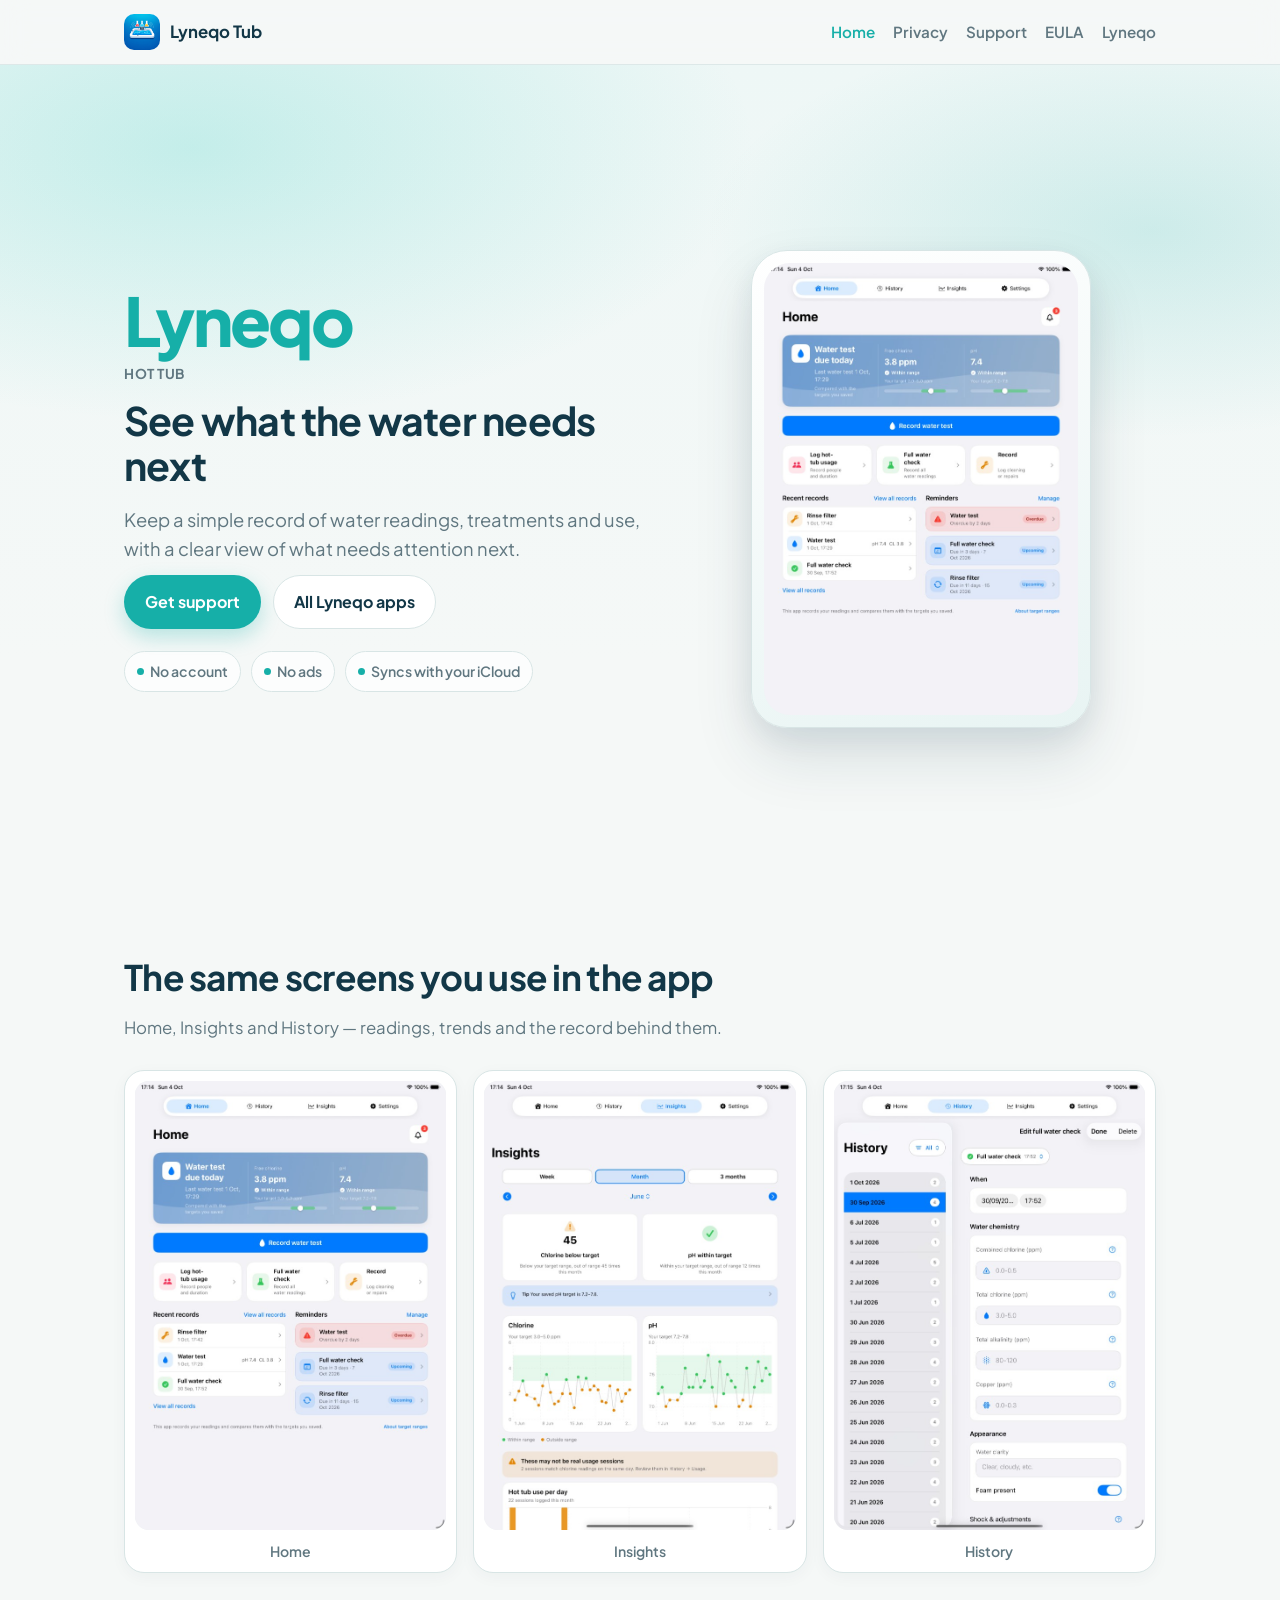
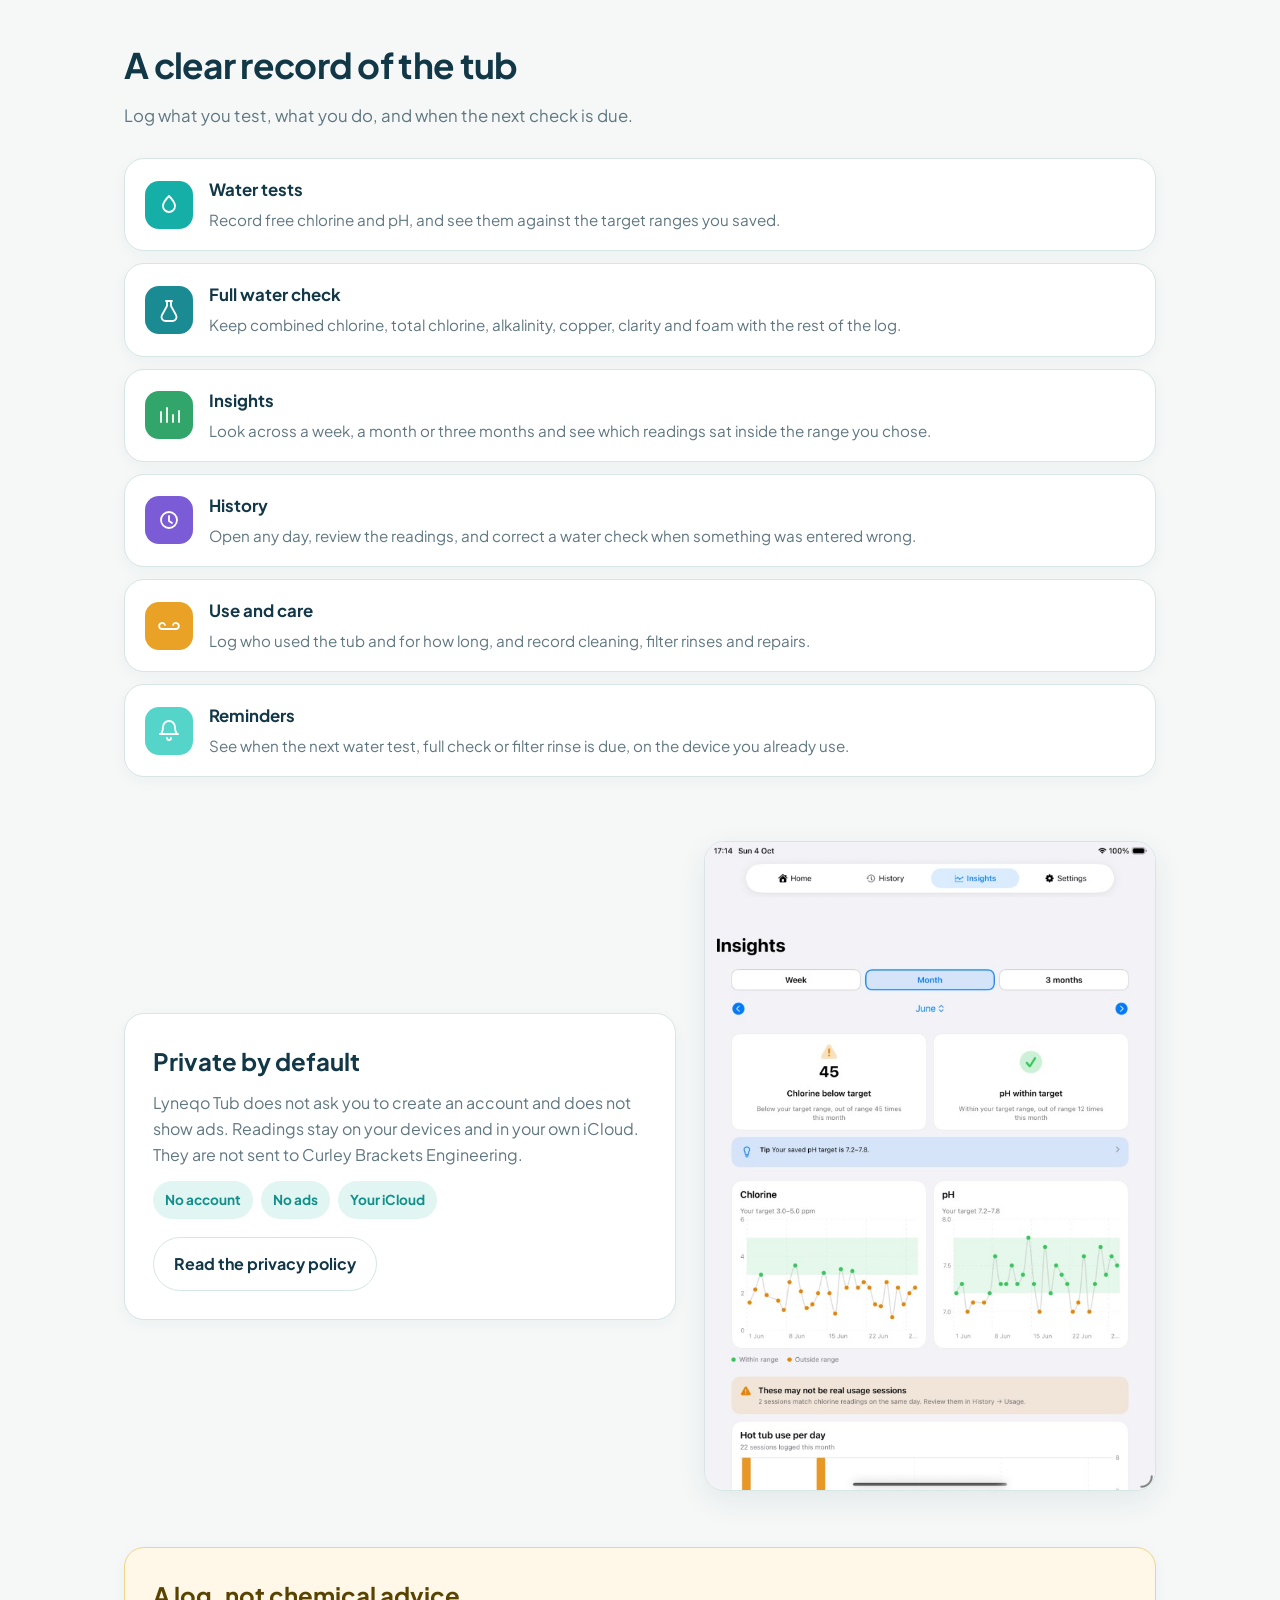
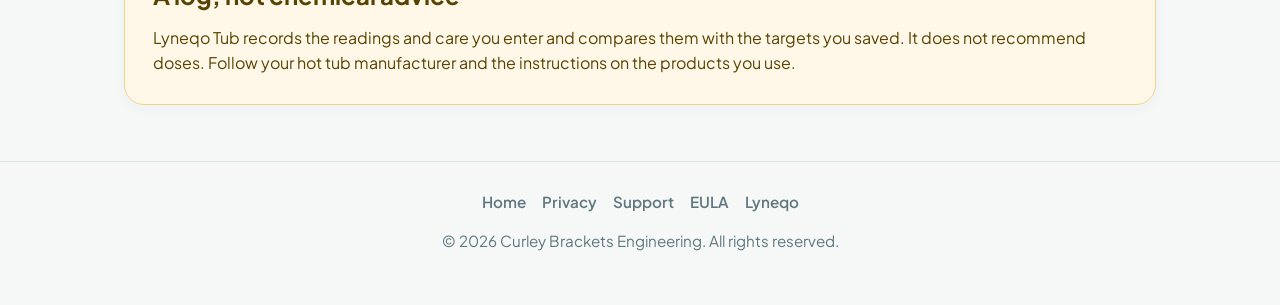
<file: docs/index.html>
<!DOCTYPE html>
<html lang="en">
<head>
  <meta charset="utf-8">
  <meta name="viewport" content="width=device-width, initial-scale=1">
  <title>Lyneqo Tub — Water readings, treatments and use</title>
  <meta name="description" content="Keep a simple record of hot-tub water readings, treatments and use, with a clear view of what needs attention next.">
  <link rel="icon" href="assets/lyneqo-mark.svg" type="image/svg+xml">
  <link rel="preconnect" href="https://fonts.googleapis.com">
  <link rel="preconnect" href="https://fonts.gstatic.com" crossorigin>
  <link href="https://fonts.googleapis.com/css2?family=Plus+Jakarta+Sans:wght@400;500;600;700;800&display=swap" rel="stylesheet">
  <link rel="stylesheet" href="styles.css">
</head>
<body>
  <header class="site-header">
    <div class="site-header-inner">
      <a class="brand" href="index.html">
        <img src="assets/app-icon.png" alt="" width="36" height="36">
        Lyneqo Tub
      </a>
      <nav class="nav" aria-label="Primary">
        <a href="index.html" aria-current="page">Home</a>
        <a href="privacy.html">Privacy</a>
        <a href="support.html">Support</a>
        <a href="eula.html">EULA</a>
        <a href="https://lyneqo.com/">Lyneqo</a>
      </nav>
    </div>
  </header>

  <section class="hero">
    <div class="hero-inner">
      <div class="hero-copy">
        <p class="brand-hero">Lyneqo</p>
        <p class="eyebrow">Hot tub</p>
        <h1>See what the water needs next</h1>
        <p class="hero-lead">Keep a simple record of water readings, treatments and use, with a clear view of what needs attention next.</p>
        <div class="cta-row">
          <a class="button" href="support.html">Get support</a>
          <a class="button button-secondary" href="https://lyneqo.com/#apps">All Lyneqo apps</a>
        </div>
        <div class="trust" aria-label="Product promises">
          <span>No account</span>
          <span>No ads</span>
          <span>Syncs with your iCloud</span>
        </div>
      </div>
      <div class="hero-visual">
        <div class="phone-frame">
          <img src="assets/shot-home.png" alt="Lyneqo Tub Home screen showing today’s water test, chlorine, pH and reminders">
        </div>
      </div>
    </div>
  </section>

  <section class="section" id="screens">
    <div class="section-head">
      <h2>The same screens you use in the app</h2>
      <p>Home, Insights and History — readings, trends and the record behind them.</p>
    </div>
    <div class="gallery gallery-pad">
      <figure>
        <img src="assets/shot-home.png" alt="Home screen with the latest chlorine and pH readings, quick actions and reminders">
        <figcaption>Home</figcaption>
      </figure>
      <figure>
        <img src="assets/shot-insights.png" alt="Insights screen with monthly chlorine and pH charts and hot tub use">
        <figcaption>Insights</figcaption>
      </figure>
      <figure>
        <img src="assets/shot-history.png" alt="History screen editing a full water check, including chlorine, alkalinity and copper">
        <figcaption>History</figcaption>
      </figure>
    </div>
  </section>

  <section class="section" id="features" style="padding-top: 8px;">
    <div class="section-head">
      <h2>A clear record of the tub</h2>
      <p>Log what you test, what you do, and when the next check is due.</p>
    </div>
    <div class="feature-list">
      <article class="feature-row">
        <div class="icon-tile icon-teal" aria-hidden="true">
          <svg viewBox="0 0 24 24"><path d="M12 3c4 4 6 7 6 10a6 6 0 0 1-12 0c0-3 2-6 6-10z"></path></svg>
        </div>
        <div>
          <h3>Water tests</h3>
          <p>Record free chlorine and pH, and see them against the target ranges you saved.</p>
        </div>
      </article>
      <article class="feature-row">
        <div class="icon-tile icon-cyan" aria-hidden="true">
          <svg viewBox="0 0 24 24"><path d="M9 3h6"></path><path d="M10 3v5l-5 9a4 4 0 0 0 3.5 6h7a4 4 0 0 0 3.5-6l-5-9V3"></path></svg>
        </div>
        <div>
          <h3>Full water check</h3>
          <p>Keep combined chlorine, total chlorine, alkalinity, copper, clarity and foam with the rest of the log.</p>
        </div>
      </article>
      <article class="feature-row">
        <div class="icon-tile icon-green" aria-hidden="true">
          <svg viewBox="0 0 24 24"><path d="M4 19V9"></path><path d="M10 19V5"></path><path d="M16 19v-7"></path><path d="M22 19V8"></path></svg>
        </div>
        <div>
          <h3>Insights</h3>
          <p>Look across a week, a month or three months and see which readings sat inside the range you chose.</p>
        </div>
      </article>
      <article class="feature-row">
        <div class="icon-tile icon-purple" aria-hidden="true">
          <svg viewBox="0 0 24 24"><circle cx="12" cy="12" r="8"></circle><path d="M12 8v5l3 2"></path></svg>
        </div>
        <div>
          <h3>History</h3>
          <p>Open any day, review the readings, and correct a water check when something was entered wrong.</p>
        </div>
      </article>
      <article class="feature-row">
        <div class="icon-tile icon-orange" aria-hidden="true">
          <svg viewBox="0 0 24 24"><path d="M8 11a3 3 0 1 0-2.8 4H8"></path><path d="M16 11a3 3 0 1 1 2.8 4H16"></path><path d="M8 15h8"></path></svg>
        </div>
        <div>
          <h3>Use and care</h3>
          <p>Log who used the tub and for how long, and record cleaning, filter rinses and repairs.</p>
        </div>
      </article>
      <article class="feature-row">
        <div class="icon-tile icon-aqua" aria-hidden="true">
          <svg viewBox="0 0 24 24"><path d="M6 8a6 6 0 0 1 12 0c0 7 3 7 3 7H3s3 0 3-7"></path><path d="M10 19a2 2 0 0 0 4 0"></path></svg>
        </div>
        <div>
          <h3>Reminders</h3>
          <p>See when the next water test, full check or filter rinse is due, on the device you already use.</p>
        </div>
      </article>
    </div>
  </section>

  <section class="section" style="padding-top: 8px;">
    <div class="split">
      <div class="panel">
        <h2>Private by default</h2>
        <p>Lyneqo Tub does not ask you to create an account and does not show ads. Readings stay on your devices and in your own iCloud. They are not sent to Curley Brackets Engineering.</p>
        <div class="pill-list">
          <span>No account</span>
          <span>No ads</span>
          <span>Your iCloud</span>
        </div>
        <p style="margin-top: 18px;"><a class="button button-secondary" href="privacy.html">Read the privacy policy</a></p>
      </div>
      <div class="device-shot">
        <img src="assets/shot-insights.png" alt="Monthly insights for chlorine and pH">
      </div>
    </div>
  </section>

  <section class="section" style="padding-top: 0;">
    <div class="panel notice">
      <h2>A log, not chemical advice</h2>
      <p>Lyneqo Tub records the readings and care you enter and compares them with the targets you saved. It does not recommend doses. Follow your hot tub manufacturer and the instructions on the products you use.</p>
    </div>
  </section>

  <footer class="site-footer">
    <nav aria-label="Footer">
      <a href="index.html">Home</a>
      <a href="privacy.html">Privacy</a>
      <a href="support.html">Support</a>
      <a href="eula.html">EULA</a>
      <a href="https://lyneqo.com/">Lyneqo</a>
    </nav>
    <p>&copy; 2026 Curley Brackets Engineering. All rights reserved.</p>
  </footer>
</body>
</html>
</file>
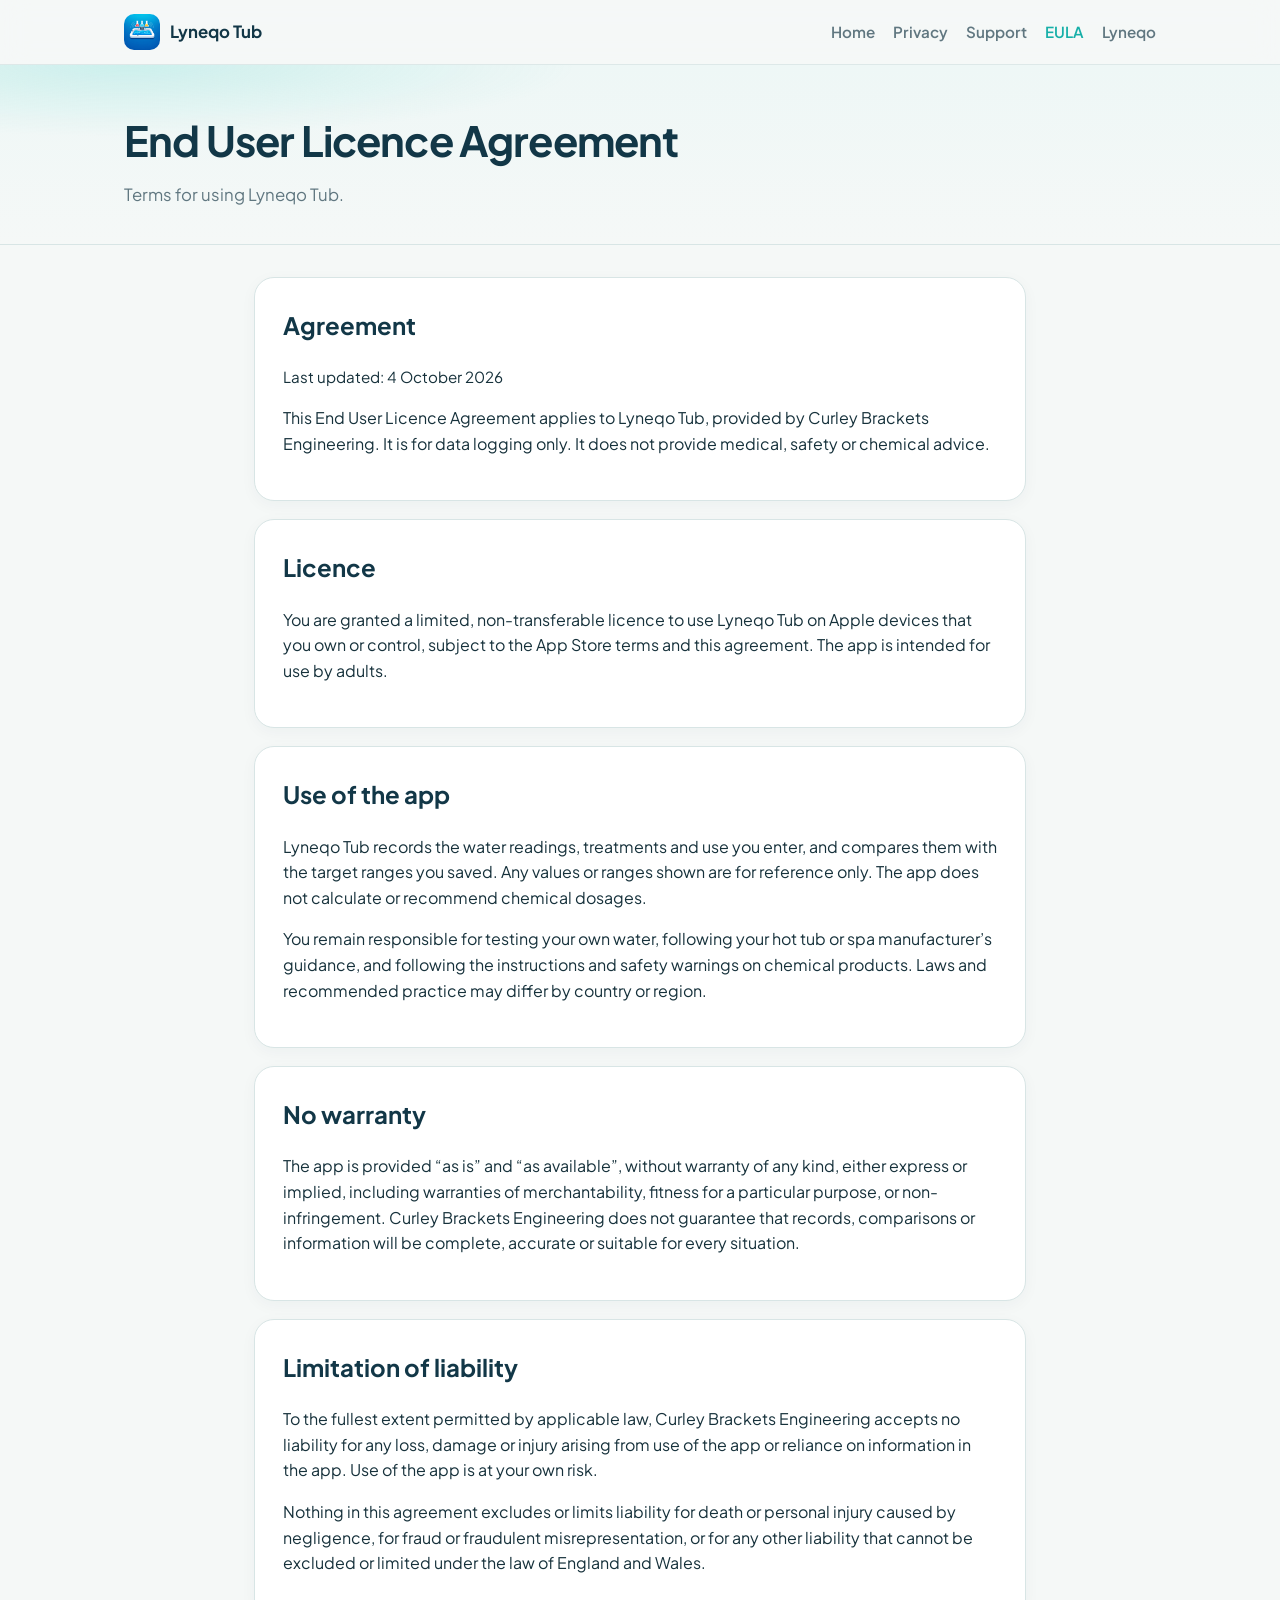
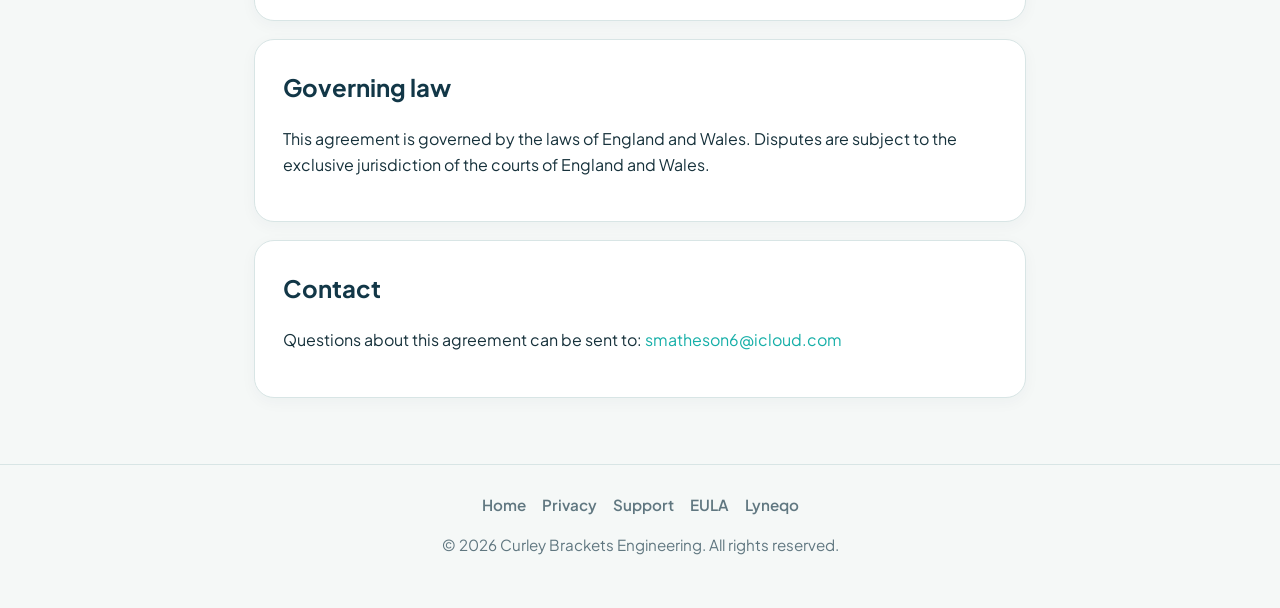
<file: docs/eula.html>
<!DOCTYPE html>
<html lang="en">
<head>
  <meta charset="utf-8">
  <meta name="viewport" content="width=device-width, initial-scale=1">
  <title>EULA — Lyneqo Tub</title>
  <meta name="description" content="End User Licence Agreement for Lyneqo Tub.">
  <link rel="icon" href="assets/lyneqo-mark.svg" type="image/svg+xml">
  <link rel="preconnect" href="https://fonts.googleapis.com">
  <link rel="preconnect" href="https://fonts.gstatic.com" crossorigin>
  <link href="https://fonts.googleapis.com/css2?family=Plus+Jakarta+Sans:wght@400;500;600;700;800&display=swap" rel="stylesheet">
  <link rel="stylesheet" href="styles.css">
</head>
<body>
  <header class="site-header">
    <div class="site-header-inner">
      <a class="brand" href="index.html">
        <img src="assets/app-icon.png" alt="" width="36" height="36">
        Lyneqo Tub
      </a>
      <nav class="nav" aria-label="Primary">
        <a href="index.html">Home</a>
        <a href="privacy.html">Privacy</a>
        <a href="support.html">Support</a>
        <a href="eula.html" aria-current="page">EULA</a>
        <a href="https://lyneqo.com/">Lyneqo</a>
      </nav>
    </div>
  </header>

  <div class="page-hero">
    <div class="page-hero-inner">
      <h1>End User Licence Agreement</h1>
      <p>Terms for using Lyneqo Tub.</p>
    </div>
  </div>

  <main class="page">
    <section class="card">
      <h2>Agreement</h2>
      <p class="meta">Last updated: 4 October 2026</p>
      <p>This End User Licence Agreement applies to Lyneqo Tub, provided by Curley Brackets Engineering. It is for data logging only. It does not provide medical, safety or chemical advice.</p>
    </section>

    <section class="card">
      <h2>Licence</h2>
      <p>You are granted a limited, non-transferable licence to use Lyneqo Tub on Apple devices that you own or control, subject to the App Store terms and this agreement. The app is intended for use by adults.</p>
    </section>

    <section class="card">
      <h2>Use of the app</h2>
      <p>Lyneqo Tub records the water readings, treatments and use you enter, and compares them with the target ranges you saved. Any values or ranges shown are for reference only. The app does not calculate or recommend chemical dosages.</p>
      <p>You remain responsible for testing your own water, following your hot tub or spa manufacturer’s guidance, and following the instructions and safety warnings on chemical products. Laws and recommended practice may differ by country or region.</p>
    </section>

    <section class="card">
      <h2>No warranty</h2>
      <p>The app is provided “as is” and “as available”, without warranty of any kind, either express or implied, including warranties of merchantability, fitness for a particular purpose, or non-infringement. Curley Brackets Engineering does not guarantee that records, comparisons or information will be complete, accurate or suitable for every situation.</p>
    </section>

    <section class="card">
      <h2>Limitation of liability</h2>
      <p>To the fullest extent permitted by applicable law, Curley Brackets Engineering accepts no liability for any loss, damage or injury arising from use of the app or reliance on information in the app. Use of the app is at your own risk.</p>
      <p>Nothing in this agreement excludes or limits liability for death or personal injury caused by negligence, for fraud or fraudulent misrepresentation, or for any other liability that cannot be excluded or limited under the law of England and Wales.</p>
    </section>

    <section class="card">
      <h2>Governing law</h2>
      <p>This agreement is governed by the laws of England and Wales. Disputes are subject to the exclusive jurisdiction of the courts of England and Wales.</p>
    </section>

    <section class="card">
      <h2>Contact</h2>
      <p>Questions about this agreement can be sent to: <a href="mailto:smatheson6@icloud.com">smatheson6@icloud.com</a></p>
    </section>
  </main>

  <footer class="site-footer">
    <nav aria-label="Footer">
      <a href="index.html">Home</a>
      <a href="privacy.html">Privacy</a>
      <a href="support.html">Support</a>
      <a href="eula.html">EULA</a>
      <a href="https://lyneqo.com/">Lyneqo</a>
    </nav>
    <p>&copy; 2026 Curley Brackets Engineering. All rights reserved.</p>
  </footer>
</body>
</html>
</file>
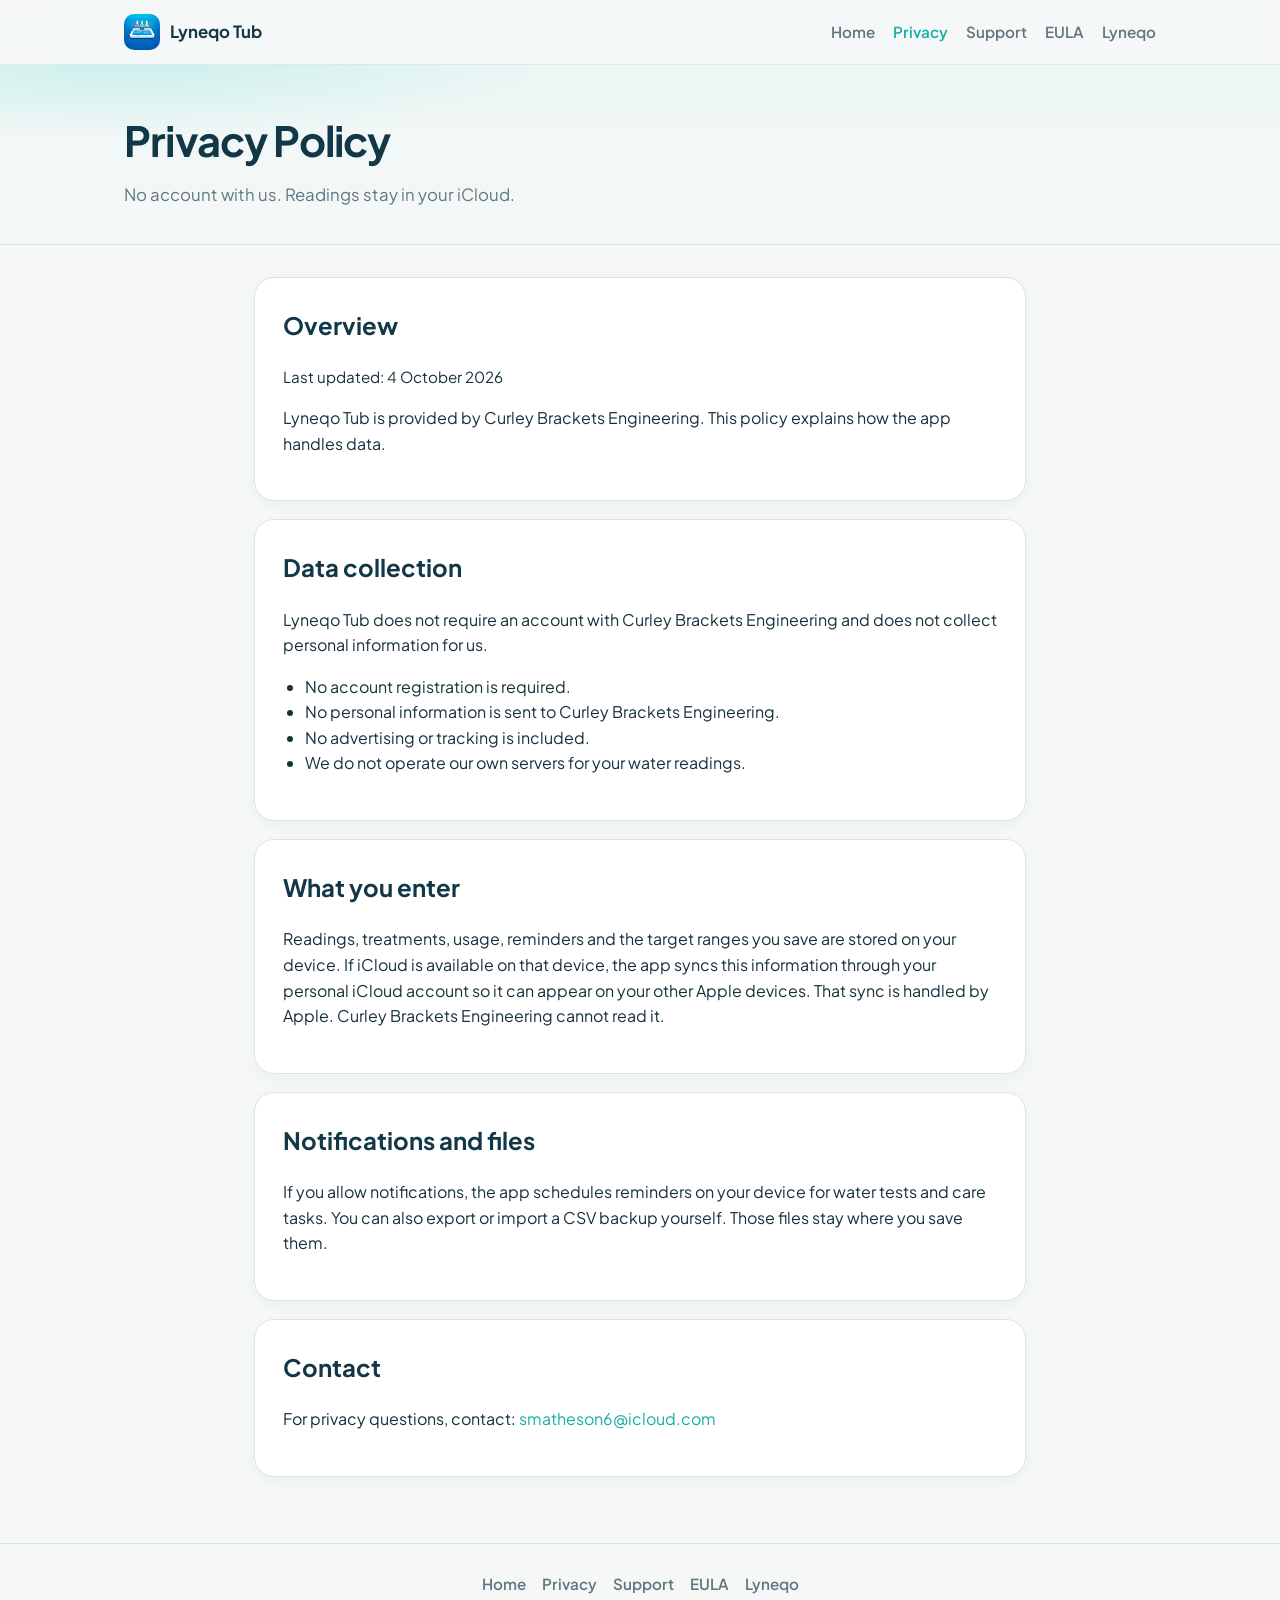
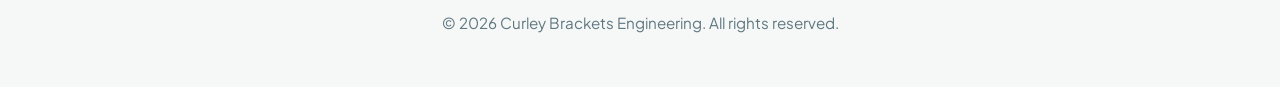
<file: docs/privacy.html>
<!DOCTYPE html>
<html lang="en">
<head>
  <meta charset="utf-8">
  <meta name="viewport" content="width=device-width, initial-scale=1">
  <title>Privacy — Lyneqo Tub</title>
  <meta name="description" content="Lyneqo Tub privacy policy. No account, no ads, and readings stay in your iCloud.">
  <link rel="icon" href="assets/lyneqo-mark.svg" type="image/svg+xml">
  <link rel="preconnect" href="https://fonts.googleapis.com">
  <link rel="preconnect" href="https://fonts.gstatic.com" crossorigin>
  <link href="https://fonts.googleapis.com/css2?family=Plus+Jakarta+Sans:wght@400;500;600;700;800&display=swap" rel="stylesheet">
  <link rel="stylesheet" href="styles.css">
</head>
<body>
  <header class="site-header">
    <div class="site-header-inner">
      <a class="brand" href="index.html">
        <img src="assets/app-icon.png" alt="" width="36" height="36">
        Lyneqo Tub
      </a>
      <nav class="nav" aria-label="Primary">
        <a href="index.html">Home</a>
        <a href="privacy.html" aria-current="page">Privacy</a>
        <a href="support.html">Support</a>
        <a href="eula.html">EULA</a>
        <a href="https://lyneqo.com/">Lyneqo</a>
      </nav>
    </div>
  </header>

  <div class="page-hero">
    <div class="page-hero-inner">
      <h1>Privacy Policy</h1>
      <p>No account with us. Readings stay in your iCloud.</p>
    </div>
  </div>

  <main class="page">
    <section class="card">
      <h2>Overview</h2>
      <p class="meta">Last updated: 4 October 2026</p>
      <p>Lyneqo Tub is provided by Curley Brackets Engineering. This policy explains how the app handles data.</p>
    </section>

    <section class="card">
      <h2>Data collection</h2>
      <p>Lyneqo Tub does not require an account with Curley Brackets Engineering and does not collect personal information for us.</p>
      <ul>
        <li>No account registration is required.</li>
        <li>No personal information is sent to Curley Brackets Engineering.</li>
        <li>No advertising or tracking is included.</li>
        <li>We do not operate our own servers for your water readings.</li>
      </ul>
    </section>

    <section class="card">
      <h2>What you enter</h2>
      <p>Readings, treatments, usage, reminders and the target ranges you save are stored on your device. If iCloud is available on that device, the app syncs this information through your personal iCloud account so it can appear on your other Apple devices. That sync is handled by Apple. Curley Brackets Engineering cannot read it.</p>
    </section>

    <section class="card">
      <h2>Notifications and files</h2>
      <p>If you allow notifications, the app schedules reminders on your device for water tests and care tasks. You can also export or import a CSV backup yourself. Those files stay where you save them.</p>
    </section>

    <section class="card">
      <h2>Contact</h2>
      <p>For privacy questions, contact: <a href="mailto:smatheson6@icloud.com">smatheson6@icloud.com</a></p>
    </section>
  </main>

  <footer class="site-footer">
    <nav aria-label="Footer">
      <a href="index.html">Home</a>
      <a href="privacy.html">Privacy</a>
      <a href="support.html">Support</a>
      <a href="eula.html">EULA</a>
      <a href="https://lyneqo.com/">Lyneqo</a>
    </nav>
    <p>&copy; 2026 Curley Brackets Engineering. All rights reserved.</p>
  </footer>
</body>
</html>
</file>
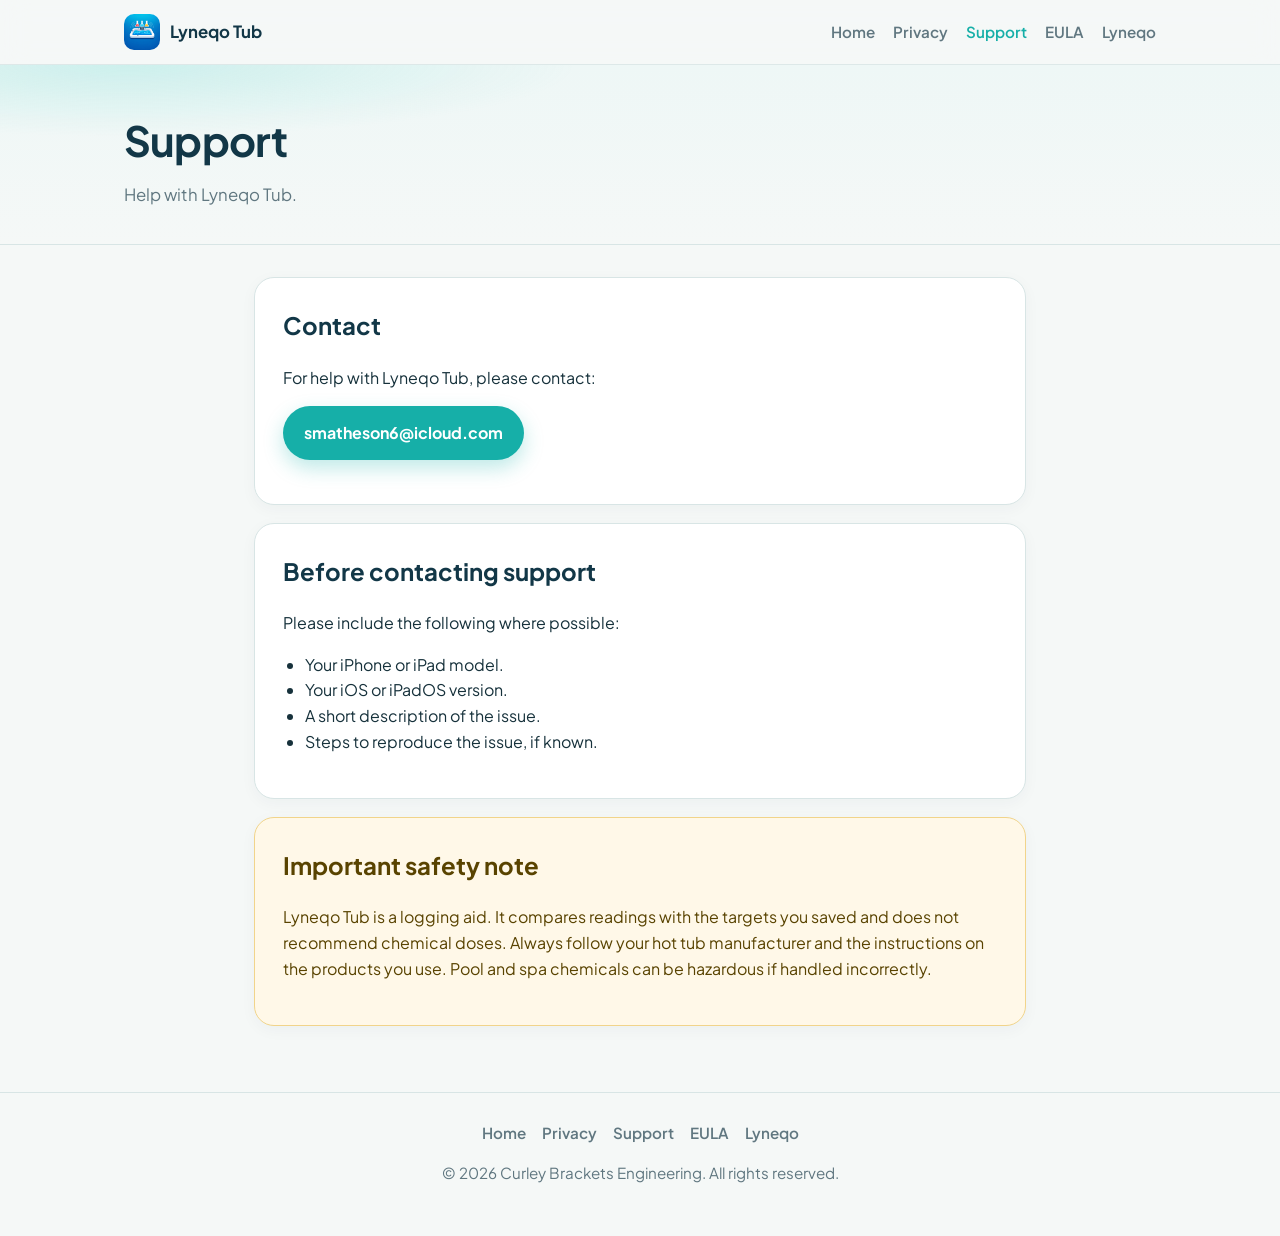
<file: docs/support.html>
<!DOCTYPE html>
<html lang="en">
<head>
  <meta charset="utf-8">
  <meta name="viewport" content="width=device-width, initial-scale=1">
  <title>Support — Lyneqo Tub</title>
  <meta name="description" content="Get help with Lyneqo Tub.">
  <link rel="icon" href="assets/lyneqo-mark.svg" type="image/svg+xml">
  <link rel="preconnect" href="https://fonts.googleapis.com">
  <link rel="preconnect" href="https://fonts.gstatic.com" crossorigin>
  <link href="https://fonts.googleapis.com/css2?family=Plus+Jakarta+Sans:wght@400;500;600;700;800&display=swap" rel="stylesheet">
  <link rel="stylesheet" href="styles.css">
</head>
<body>
  <header class="site-header">
    <div class="site-header-inner">
      <a class="brand" href="index.html">
        <img src="assets/app-icon.png" alt="" width="36" height="36">
        Lyneqo Tub
      </a>
      <nav class="nav" aria-label="Primary">
        <a href="index.html">Home</a>
        <a href="privacy.html">Privacy</a>
        <a href="support.html" aria-current="page">Support</a>
        <a href="eula.html">EULA</a>
        <a href="https://lyneqo.com/">Lyneqo</a>
      </nav>
    </div>
  </header>

  <div class="page-hero">
    <div class="page-hero-inner">
      <h1>Support</h1>
      <p>Help with Lyneqo Tub.</p>
    </div>
  </div>

  <main class="page">
    <section class="card">
      <h2>Contact</h2>
      <p>For help with Lyneqo Tub, please contact:</p>
      <p><a class="button" href="mailto:smatheson6@icloud.com">smatheson6@icloud.com</a></p>
    </section>

    <section class="card">
      <h2>Before contacting support</h2>
      <p>Please include the following where possible:</p>
      <ul>
        <li>Your iPhone or iPad model.</li>
        <li>Your iOS or iPadOS version.</li>
        <li>A short description of the issue.</li>
        <li>Steps to reproduce the issue, if known.</li>
      </ul>
    </section>

    <section class="card notice">
      <h2>Important safety note</h2>
      <p>Lyneqo Tub is a logging aid. It compares readings with the targets you saved and does not recommend chemical doses. Always follow your hot tub manufacturer and the instructions on the products you use. Pool and spa chemicals can be hazardous if handled incorrectly.</p>
    </section>
  </main>

  <footer class="site-footer">
    <nav aria-label="Footer">
      <a href="index.html">Home</a>
      <a href="privacy.html">Privacy</a>
      <a href="support.html">Support</a>
      <a href="eula.html">EULA</a>
      <a href="https://lyneqo.com/">Lyneqo</a>
    </nav>
    <p>&copy; 2026 Curley Brackets Engineering. All rights reserved.</p>
  </footer>
</body>
</html>
</file>
<file: docs/styles.css>
:root {
  --bg: #f5f8f7;
  --bg-soft: #e1f5f2;
  --card: #ffffff;
  --text: #16313b;
  --muted: #607780;
  --accent: #16afa8;
  --accent-dark: #128f8a;
  --aqua: #55d5ca;
  --navy: #123747;
  --border: #d8e5e5;
  --success: #32a66a;
  --warning: #e4a331;
  --danger: #d95b59;
  --info: #2a7de1;
  --purple: #7b5cd6;
  --orange: #e9a126;
  --shadow: 0 10px 30px rgba(18, 55, 71, 0.08);
  --radius: 20px;
  --radius-sm: 14px;
  --max: 1080px;
  --font: "Plus Jakarta Sans", "Segoe UI", sans-serif;
}

* {
  box-sizing: border-box;
}

html {
  scroll-behavior: smooth;
}

body {
  margin: 0;
  font-family: var(--font);
  background: var(--bg);
  color: var(--text);
  line-height: 1.6;
  -webkit-font-smoothing: antialiased;
}

img {
  max-width: 100%;
  display: block;
}

a {
  color: var(--accent);
  text-decoration: none;
}

a:hover {
  text-decoration: underline;
}

.site-header {
  position: sticky;
  top: 0;
  z-index: 20;
  backdrop-filter: blur(14px);
  background: rgba(245, 248, 247, 0.88);
  border-bottom: 1px solid rgba(216, 229, 229, 0.8);
}

.site-header-inner {
  max-width: var(--max);
  margin: 0 auto;
  padding: 14px 24px;
  display: flex;
  align-items: center;
  justify-content: space-between;
  gap: 16px;
}

.brand {
  display: inline-flex;
  align-items: center;
  gap: 10px;
  color: var(--navy);
  font-weight: 700;
  font-size: 1.05rem;
  text-decoration: none;
}

.brand:hover {
  text-decoration: none;
  color: var(--accent-dark);
}

.brand img {
  width: 36px;
  height: 36px;
  border-radius: 10px;
}

.nav {
  display: flex;
  flex-wrap: wrap;
  gap: 8px 18px;
  justify-content: flex-end;
}

.nav a {
  color: var(--muted);
  font-weight: 600;
  font-size: 0.95rem;
  text-decoration: none;
}

.nav a:hover,
.nav a[aria-current="page"] {
  color: var(--accent);
}

.hero {
  position: relative;
  overflow: hidden;
  background:
    radial-gradient(ellipse 80% 60% at 15% 10%, rgba(85, 213, 202, 0.28), transparent 55%),
    radial-gradient(ellipse 70% 50% at 90% 20%, rgba(22, 175, 168, 0.16), transparent 50%),
    linear-gradient(180deg, #eef7f6 0%, var(--bg) 72%);
}

.hero-inner {
  max-width: var(--max);
  margin: 0 auto;
  padding: 48px 24px 28px;
  display: grid;
  grid-template-columns: 1.05fr 0.95fr;
  gap: 40px;
  align-items: center;
  min-height: calc(100vh - 72px);
}

.hero-copy {
  animation: rise 0.7s ease both;
}

.brand-hero {
  margin: 0 0 6px;
  font-size: clamp(2.8rem, 6vw, 4.2rem);
  font-weight: 800;
  letter-spacing: -0.04em;
  line-height: 1;
  color: var(--accent);
}

.eyebrow {
  display: inline-flex;
  align-items: center;
  gap: 8px;
  color: var(--muted);
  font-weight: 700;
  font-size: 0.85rem;
  letter-spacing: 0.04em;
  text-transform: uppercase;
  margin: 0 0 14px;
}

.hero h1 {
  margin: 0 0 16px;
  font-size: clamp(1.85rem, 3.4vw, 2.45rem);
  line-height: 1.15;
  letter-spacing: -0.02em;
  color: var(--navy);
}

.hero-lead {
  margin: 0 0 12px;
  font-size: 1.15rem;
  color: var(--muted);
  max-width: 34rem;
}

.hero-note {
  margin: 0 0 28px;
  color: var(--text);
  font-weight: 600;
}

.cta-row {
  display: flex;
  flex-wrap: wrap;
  gap: 12px;
  margin-bottom: 22px;
}

.button {
  display: inline-flex;
  align-items: center;
  justify-content: center;
  gap: 8px;
  background: var(--accent);
  color: #fff;
  padding: 13px 20px;
  border-radius: 999px;
  text-decoration: none;
  font-weight: 700;
  border: 1px solid transparent;
  transition: transform 0.2s ease, background 0.2s ease, box-shadow 0.2s ease;
  box-shadow: 0 8px 20px rgba(22, 175, 168, 0.28);
}

.button:hover {
  background: var(--accent-dark);
  text-decoration: none;
  transform: translateY(-1px);
}

.button-secondary {
  background: #fff;
  color: var(--navy);
  border-color: var(--border);
  box-shadow: none;
}

.button-secondary:hover {
  background: var(--bg-soft);
  color: var(--navy);
}

.app-store-button {
  background: #123747;
  box-shadow: 0 8px 20px rgba(18, 55, 71, 0.22);
  padding: 10px 18px 10px 14px;
  gap: 10px;
}

.app-store-button:hover {
  background: #0d2a36;
}

.app-store-button .apple-logo {
  width: 22px;
  height: 22px;
  flex-shrink: 0;
}

.app-store-label {
  display: flex;
  flex-direction: column;
  align-items: flex-start;
  line-height: 1.05;
  text-align: left;
}

.app-store-kicker {
  font-size: 0.68rem;
  font-weight: 600;
  letter-spacing: 0.01em;
  opacity: 0.92;
}

.app-store-name {
  font-size: 1.15rem;
  font-weight: 700;
  letter-spacing: -0.01em;
}

.trust {
  display: flex;
  flex-wrap: wrap;
  gap: 10px;
}

.trust span {
  display: inline-flex;
  align-items: center;
  gap: 6px;
  background: rgba(255, 255, 255, 0.72);
  border: 1px solid var(--border);
  color: var(--muted);
  font-size: 0.88rem;
  font-weight: 600;
  padding: 8px 12px;
  border-radius: 999px;
}

.trust span::before {
  content: "";
  width: 7px;
  height: 7px;
  border-radius: 50%;
  background: var(--accent);
}

.hero-visual {
  display: flex;
  justify-content: center;
  animation: float-in 0.9s ease both;
}

.phone-frame {
  width: min(100%, 340px);
  border-radius: 36px;
  padding: 12px;
  background: linear-gradient(160deg, #ffffff, #e8f4f3);
  border: 1px solid var(--border);
  box-shadow: var(--shadow), 0 30px 60px rgba(18, 55, 71, 0.12);
  animation: float 5.5s ease-in-out infinite;
}

.phone-frame img {
  width: 100%;
  border-radius: 26px;
  background: #fff;
}

.section {
  max-width: var(--max);
  margin: 0 auto;
  padding: 56px 24px;
}

.section-head {
  max-width: 40rem;
  margin-bottom: 28px;
}

.section-head h2 {
  margin: 0 0 10px;
  font-size: clamp(1.7rem, 3vw, 2.2rem);
  letter-spacing: -0.02em;
  color: var(--navy);
}

.section-head p {
  margin: 0;
  color: var(--muted);
  font-size: 1.05rem;
}

.feature-list {
  display: grid;
  gap: 12px;
}

.feature-row {
  display: grid;
  grid-template-columns: auto 1fr;
  gap: 16px;
  align-items: center;
  background: var(--card);
  border: 1px solid var(--border);
  border-radius: var(--radius);
  padding: 18px 20px;
  box-shadow: 0 4px 16px rgba(18, 55, 71, 0.04);
  transition: transform 0.2s ease, box-shadow 0.2s ease;
}

.feature-row:hover {
  transform: translateY(-2px);
  box-shadow: var(--shadow);
}

.icon-tile {
  width: 48px;
  height: 48px;
  border-radius: 14px;
  display: grid;
  place-items: center;
  flex-shrink: 0;
}

.icon-tile svg {
  width: 24px;
  height: 24px;
  fill: none;
  stroke: #fff;
  stroke-width: 1.8;
  stroke-linecap: round;
  stroke-linejoin: round;
}

.icon-teal { background: #16afa8; }
.icon-purple { background: #7b5cd6; }
.icon-green { background: #32a66a; }
.icon-orange { background: #e9a126; }
.icon-cyan { background: #1a8b93; }
.icon-aqua { background: #55d5ca; }

.feature-row h3 {
  margin: 0 0 4px;
  font-size: 1.05rem;
  color: var(--navy);
}

.feature-row p {
  margin: 0;
  color: var(--muted);
  font-size: 0.95rem;
}

.gallery {
  display: grid;
  grid-template-columns: repeat(4, 1fr);
  gap: 16px;
}

.gallery-pad {
  grid-template-columns: repeat(3, 1fr);
}

.gallery figure {
  margin: 0;
  background: var(--card);
  border: 1px solid var(--border);
  border-radius: var(--radius);
  padding: 10px;
  box-shadow: 0 4px 16px rgba(18, 55, 71, 0.04);
}

.gallery img {
  width: 100%;
  border-radius: 14px;
  aspect-ratio: 9 / 19.5;
  object-fit: cover;
  object-position: top;
  background: #eef4f4;
}

.gallery figcaption {
  margin-top: 10px;
  text-align: center;
  font-size: 0.88rem;
  font-weight: 600;
  color: var(--muted);
}

.gallery-pad img {
  aspect-ratio: 711 / 1024;
  object-fit: cover;
  object-position: top;
}

.shot-strip {
  margin: 0;
  background: var(--card);
  border: 1px solid var(--border);
  border-radius: var(--radius);
  padding: 16px;
  box-shadow: 0 4px 16px rgba(18, 55, 71, 0.04);
}

.shot-strip img {
  width: 100%;
  height: auto;
  border-radius: 12px;
}

.split {
  display: grid;
  grid-template-columns: 1.1fr 0.9fr;
  gap: 28px;
  align-items: center;
}

.panel {
  background: var(--card);
  border: 1px solid var(--border);
  border-radius: var(--radius);
  padding: 28px;
  box-shadow: 0 4px 16px rgba(18, 55, 71, 0.04);
}

.panel h2 {
  margin: 0 0 10px;
  color: var(--navy);
}

.panel p {
  margin: 0 0 14px;
  color: var(--muted);
}

.panel p:last-child {
  margin-bottom: 0;
}

.pill-list {
  display: flex;
  flex-wrap: wrap;
  gap: 8px;
  margin-top: 8px;
}

.pill-list span {
  background: var(--bg-soft);
  color: var(--accent-dark);
  font-weight: 700;
  font-size: 0.85rem;
  padding: 8px 12px;
  border-radius: 999px;
}

.device-shot {
  border-radius: var(--radius);
  border: 1px solid var(--border);
  box-shadow: var(--shadow);
  overflow: hidden;
  background: #fff;
}

.device-shot img {
  width: 100%;
}

.page-hero {
  background:
    radial-gradient(ellipse 70% 80% at 10% 0%, rgba(85, 213, 202, 0.22), transparent 50%),
    linear-gradient(180deg, #eef7f6 0%, var(--bg) 100%);
  border-bottom: 1px solid var(--border);
}

.page-hero-inner {
  max-width: var(--max);
  margin: 0 auto;
  padding: 42px 24px 36px;
}

.page-hero h1 {
  margin: 0 0 8px;
  font-size: clamp(2rem, 4vw, 2.6rem);
  color: var(--navy);
  letter-spacing: -0.02em;
}

.page-hero p {
  margin: 0;
  color: var(--muted);
  font-size: 1.05rem;
}

main.page {
  max-width: 820px;
  margin: 0 auto;
  padding: 32px 24px 48px;
}

.card {
  background: var(--card);
  border: 1px solid var(--border);
  border-radius: var(--radius);
  padding: 28px;
  margin-bottom: 18px;
  box-shadow: 0 4px 16px rgba(18, 55, 71, 0.04);
}

.card h2 {
  margin-top: 0;
  color: var(--navy);
}

.card p,
.card li {
  color: var(--text);
}

.meta {
  color: var(--muted);
  font-size: 0.95rem;
}

.notice {
  background: #fff8e8;
  border-color: #f1d48a;
}

.notice h2,
.notice p {
  color: #594300;
}

ul {
  padding-left: 22px;
}

.site-footer {
  border-top: 1px solid var(--border);
  text-align: center;
  padding: 28px 20px 36px;
  color: var(--muted);
  font-size: 0.95rem;
}

.site-footer nav {
  display: flex;
  flex-wrap: wrap;
  gap: 8px 16px;
  justify-content: center;
  margin-bottom: 12px;
}

.site-footer a {
  color: var(--muted);
  font-weight: 600;
}

.site-footer a:hover {
  color: var(--accent);
}

@keyframes rise {
  from {
    opacity: 0;
    transform: translateY(18px);
  }
  to {
    opacity: 1;
    transform: translateY(0);
  }
}

@keyframes float-in {
  from {
    opacity: 0;
    transform: translateY(28px) scale(0.98);
  }
  to {
    opacity: 1;
    transform: translateY(0) scale(1);
  }
}

@keyframes float {
  0%,
  100% {
    transform: translateY(0);
  }
  50% {
    transform: translateY(-8px);
  }
}

@media (max-width: 900px) {
  .hero-inner,
  .split {
    grid-template-columns: 1fr;
  }

  .hero-inner {
    min-height: auto;
    padding-top: 36px;
  }

  .hero-visual {
    order: -1;
  }

  .phone-frame {
    width: min(100%, 240px);
  }

  .gallery,
  .gallery-pad {
    grid-template-columns: repeat(2, 1fr);
  }
}

@media (max-width: 560px) {
  .site-header-inner {
    flex-direction: column;
    align-items: flex-start;
  }

  .gallery,
  .gallery-pad {
    grid-template-columns: 1fr;
  }

  .card,
  .panel {
    padding: 22px;
  }
}

@media (prefers-reduced-motion: reduce) {
  html {
    scroll-behavior: auto;
  }

  .hero-copy,
  .hero-visual,
  .phone-frame,
  .feature-row {
    animation: none;
    transition: none;
  }
}
</file>
